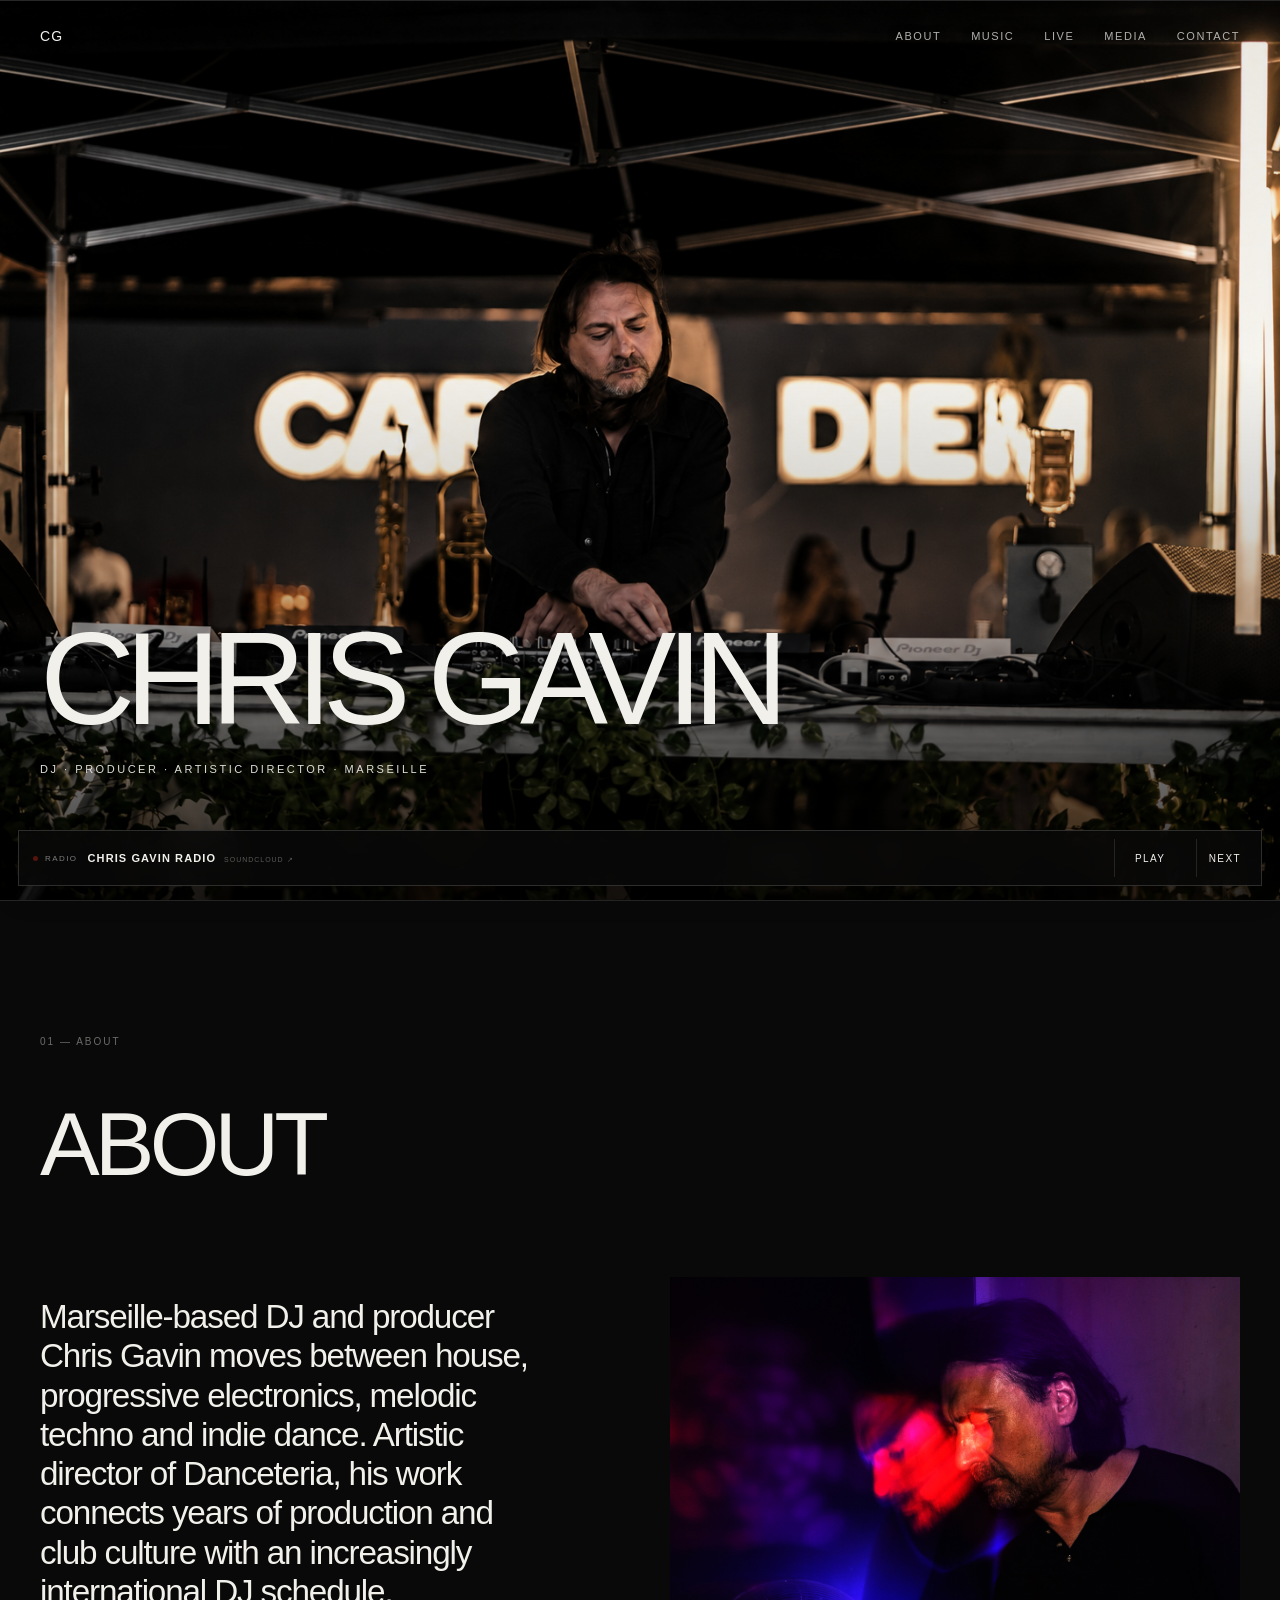
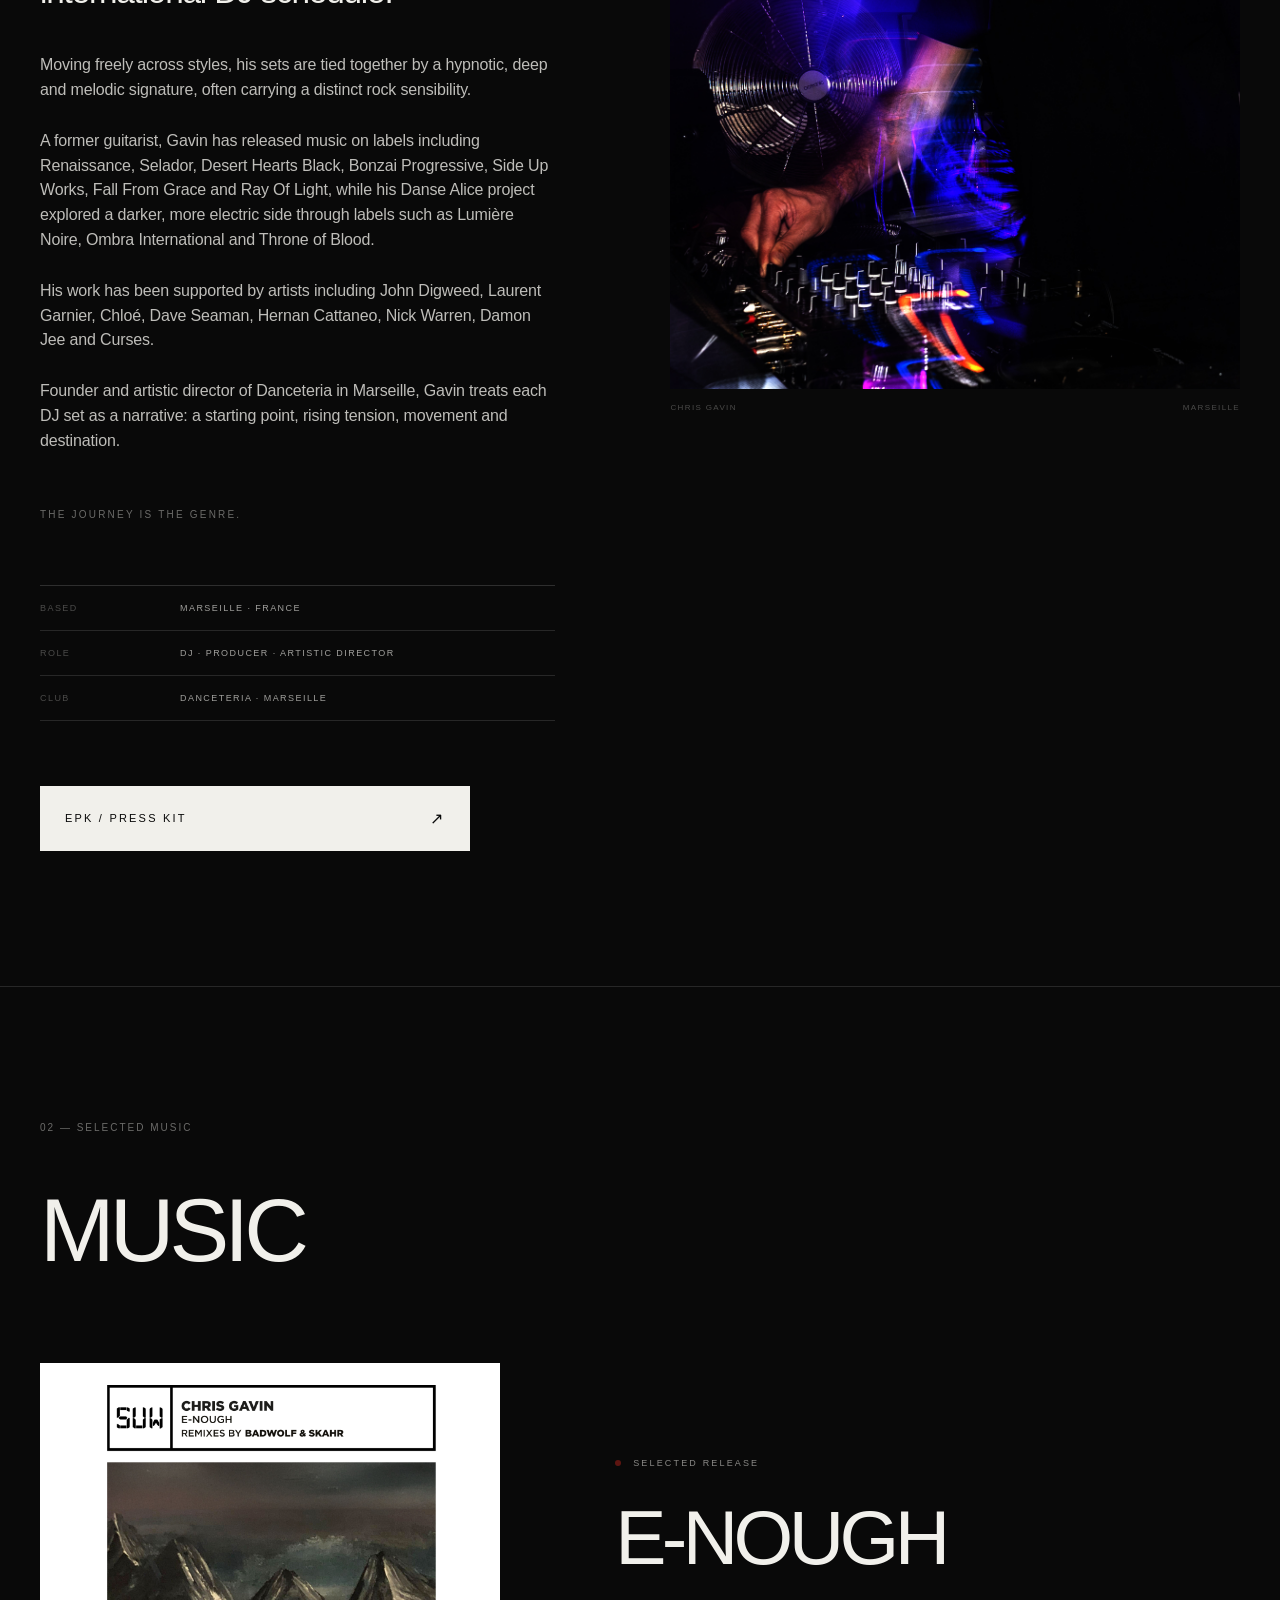
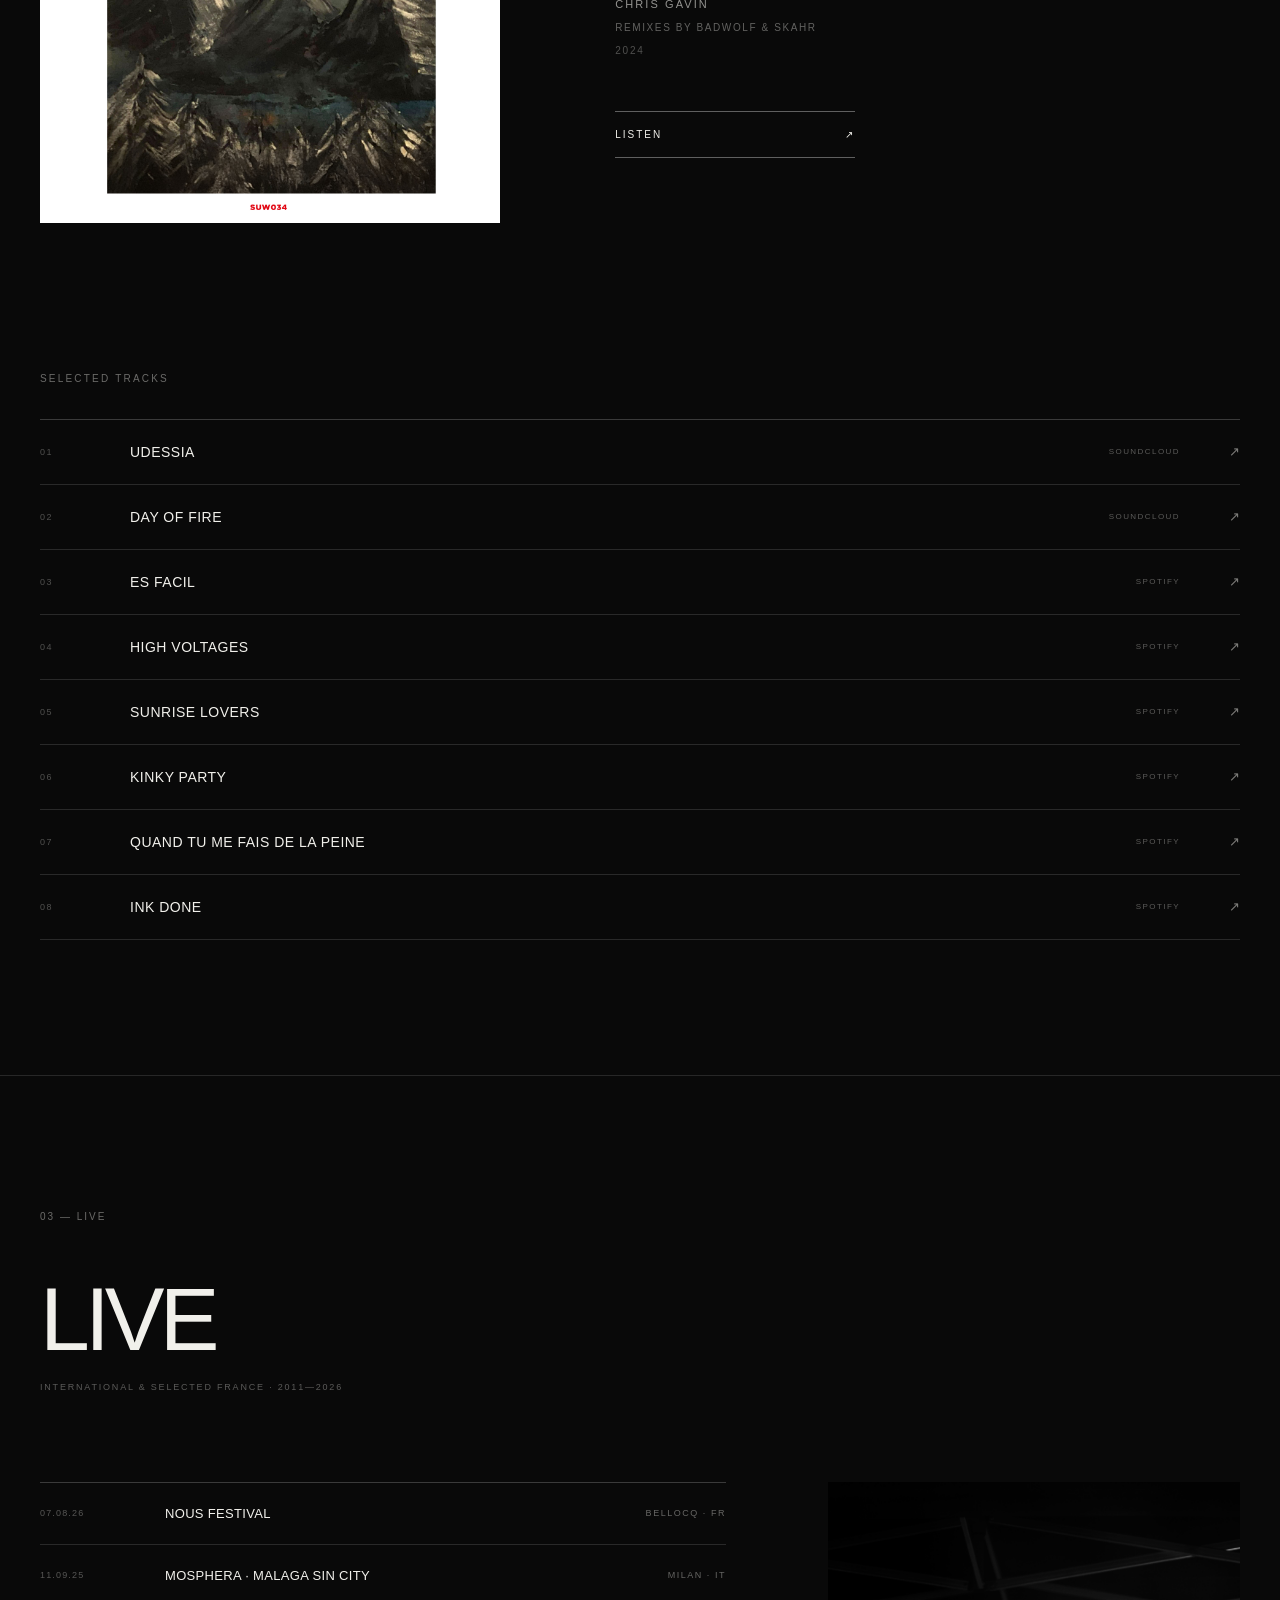
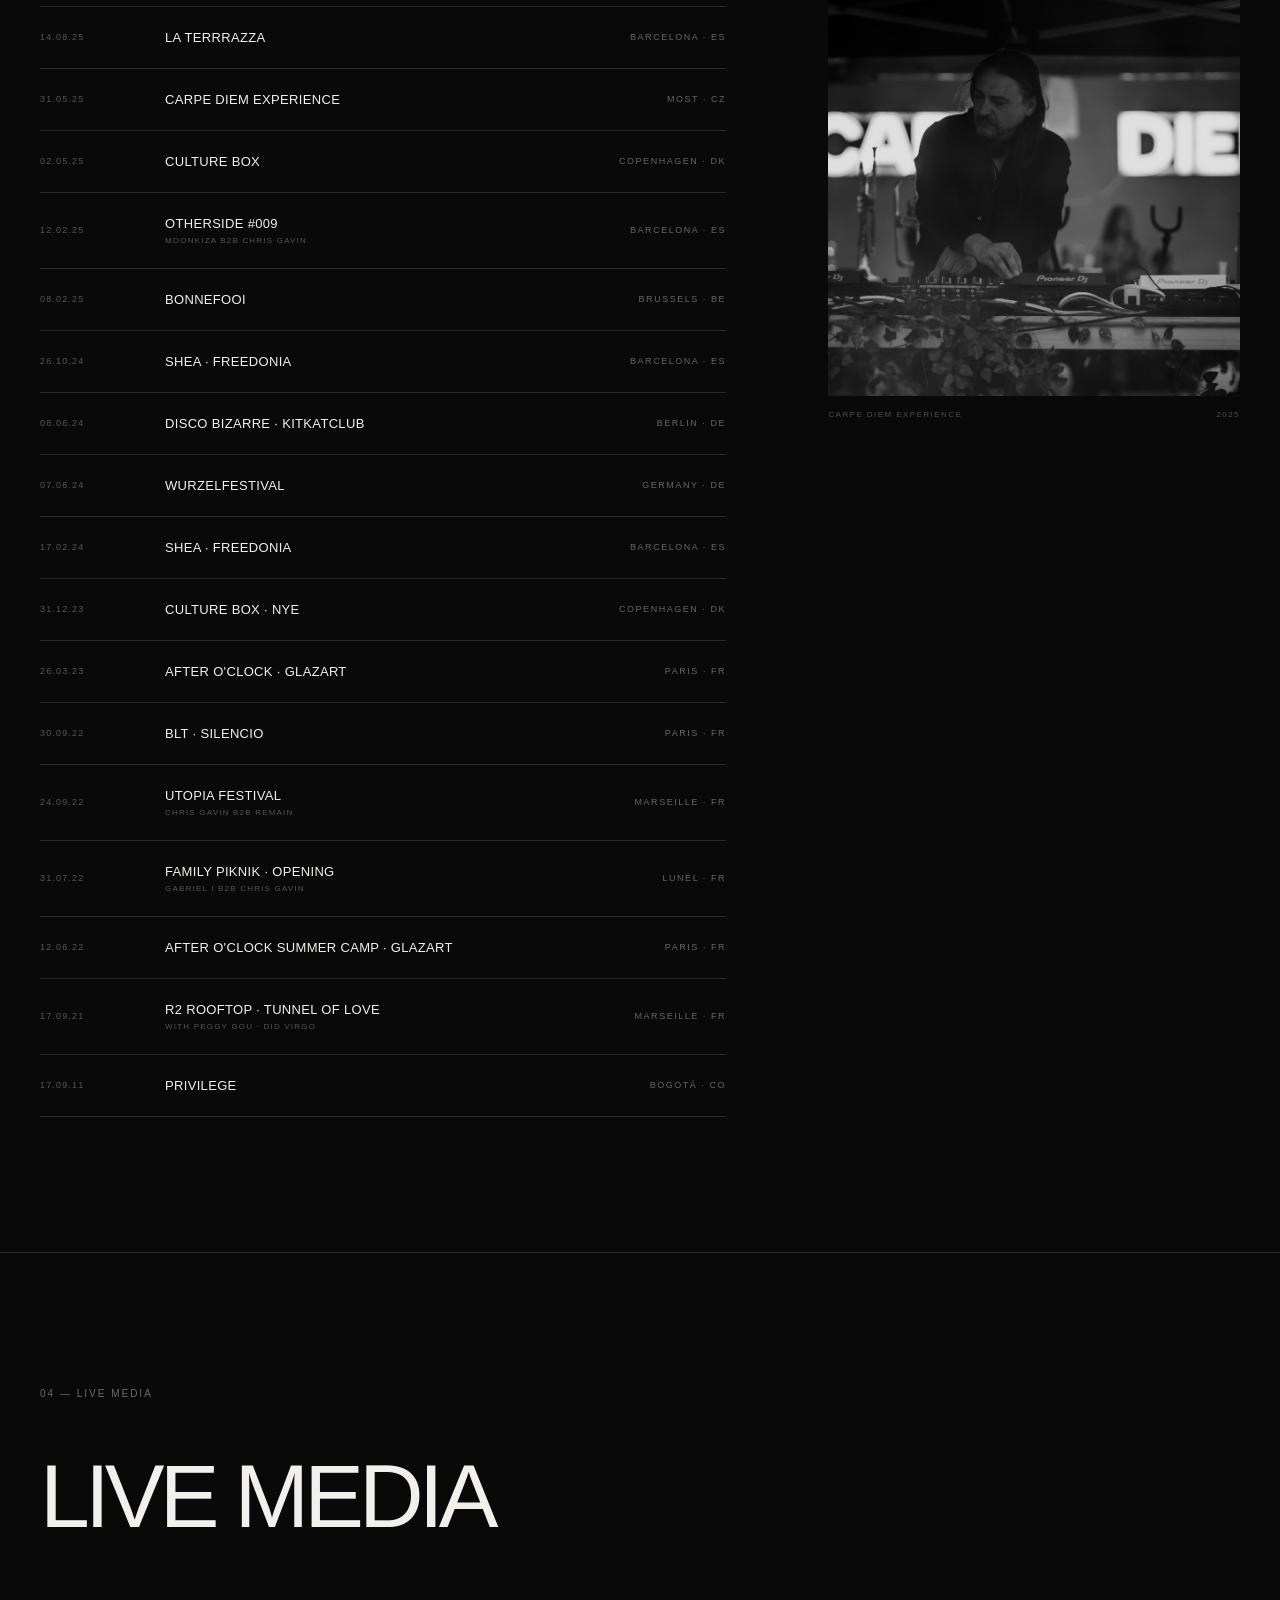
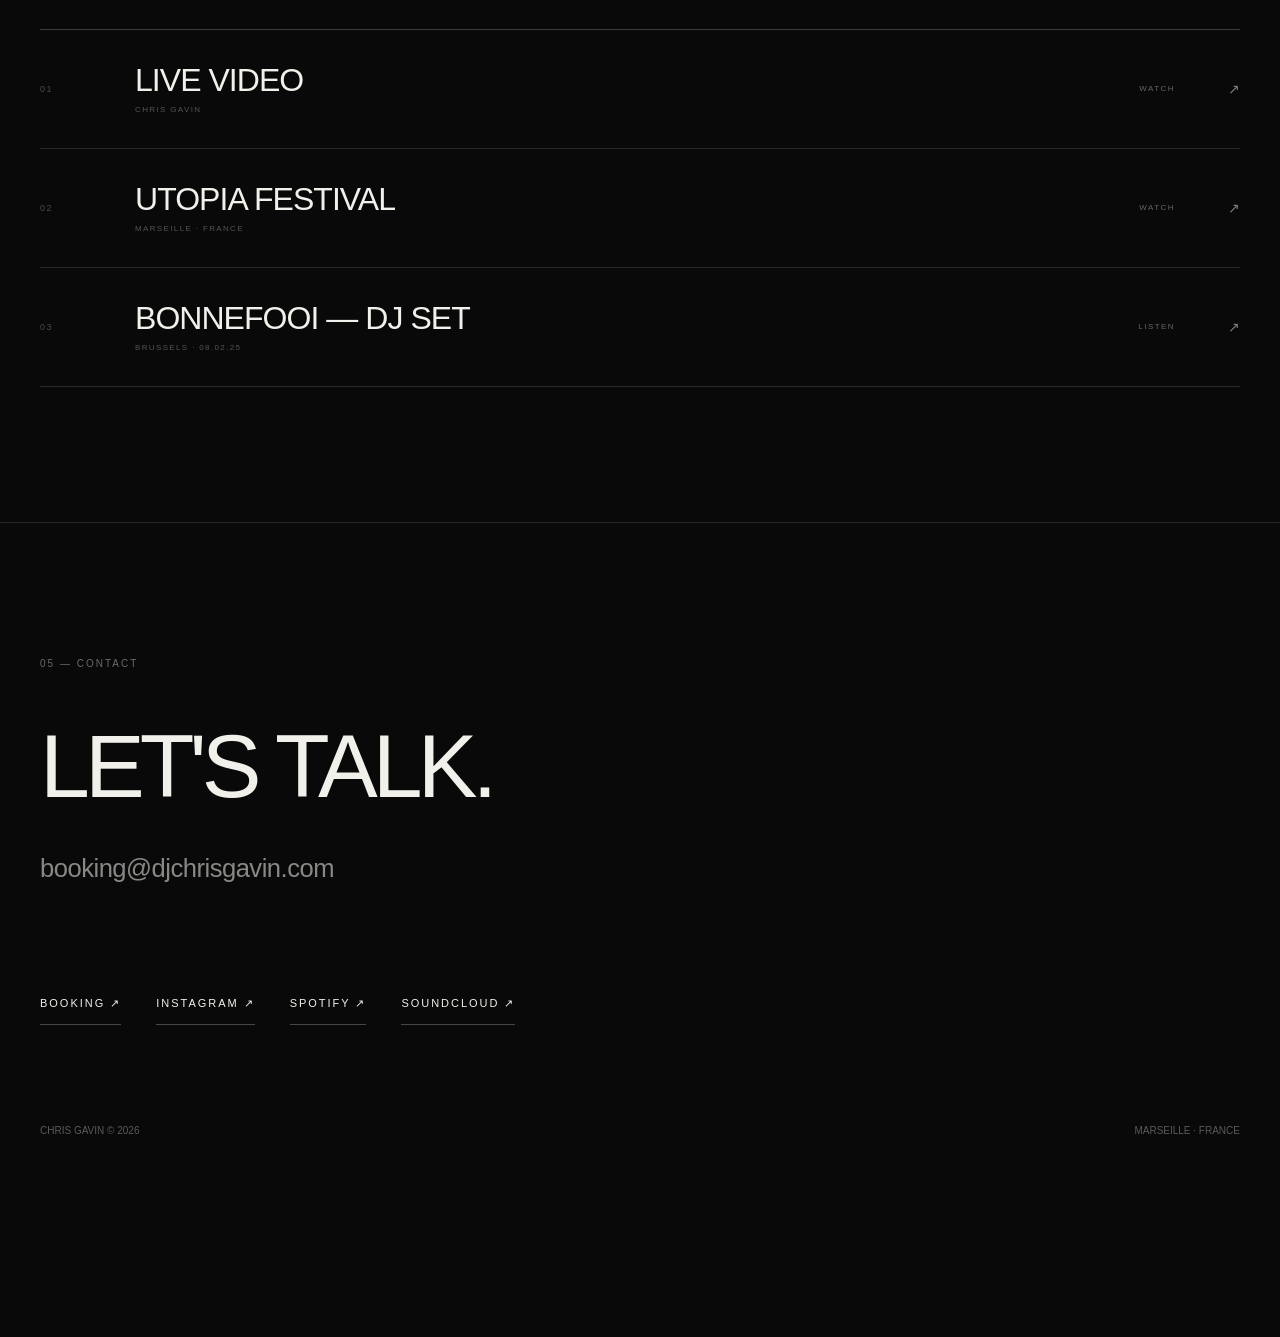
<file: index.html>
<!DOCTYPE html>
<html lang="en">
<head>
  <meta charset="UTF-8">
  <meta name="viewport" content="width=device-width, initial-scale=1.0">

  <title>Chris Gavin — DJ, Producer & Artistic Director</title>

  <meta
    name="description"
    content="Marseille-based DJ, producer and artistic director, moving between house, progressive electronics, melodic techno and indie dance."
  >

  <meta name="robots" content="index, follow">
  <meta name="author" content="Chris Gavin">
  <meta name="theme-color" content="#090909">

  <link rel="icon" href="favicon.svg" type="image/svg+xml">
  <link rel="preconnect" href="https://w.soundcloud.com" crossorigin>
  <link rel="dns-prefetch" href="//w.soundcloud.com">
  <link rel="preload" as="image" href="chris-gavin-hero.jpeg" fetchpriority="high">
  <link rel="stylesheet" href="radio.css">

  <link rel="canonical" href="https://djchrisgavin.com/">

  <!-- OPEN GRAPH -->
  <meta property="og:type" content="website">
  <meta property="og:title" content="Chris Gavin — DJ, Producer & Artistic Director">
  <meta
    property="og:description"
    content="Marseille-based DJ, producer and artistic director, moving between house, progressive electronics, melodic techno and indie dance."
  >
  <meta property="og:url" content="https://djchrisgavin.com/">
  <meta property="og:image" content="https://djchrisgavin.com/chris-gavin-hero.jpeg">
  <meta property="og:site_name" content="Chris Gavin">

  <!-- TWITTER -->
  <meta name="twitter:card" content="summary_large_image">
  <meta name="twitter:title" content="Chris Gavin — DJ, Producer & Artistic Director">
  <meta
    name="twitter:description"
    content="Marseille-based DJ, producer and artistic director, moving between house, progressive electronics, melodic techno and indie dance."
  >
  <meta name="twitter:image" content="https://djchrisgavin.com/chris-gavin-hero.jpeg">

  <!-- GOOGLE ANALYTICS 4 -->
  <script async src="https://www.googletagmanager.com/gtag/js?id=G-D0R5PZ360J"></script>
  <script>
    window.dataLayer = window.dataLayer || [];

    function gtag() {
      dataLayer.push(arguments);
    }

    gtag('js', new Date());
    gtag('config', 'G-D0R5PZ360J');
  </script>

  <!-- STRUCTURED DATA -->
  <script type="application/ld+json">
  {
    "@context": "https://schema.org",
    "@type": "Person",
    "@id": "https://djchrisgavin.com/#chrisgavin",
    "name": "Chris Gavin",
    "url": "https://djchrisgavin.com/",
    "image": "https://djchrisgavin.com/chris-gavin-hero.jpeg",
    "description": "Marseille-based DJ, producer and artistic director, moving between house, progressive electronics, melodic techno and indie dance.",
    "jobTitle": [
      "DJ",
      "Producer",
      "Artistic Director"
    ],
    "homeLocation": {
      "@type": "Place",
      "name": "Marseille, France"
    },
    "affiliation": {
      "@type": "Organization",
      "name": "Danceteria"
    },
    "sameAs": [
      "https://www.instagram.com/djchrisgavin/",
      "https://open.spotify.com/artist/0cxpVsCbSCmNmcxor8VX6I",
      "https://soundcloud.com/djchrisgavin"
    ],
    "knowsAbout": [
      "House music",
      "Progressive electronic music",
      "Melodic techno",
      "Indie dance",
      "Dark disco",
      "Electronic music"
    ]
  }
  </script>

  <style>
    * {
      box-sizing: border-box;
    }

    html {
      scroll-behavior: smooth;
    }

    body {
      margin: 0;
      background: #090909;
      color: #f1f0eb;
      font-family: Arial, Helvetica, sans-serif;
      font-weight: 400;
      overflow-x: hidden;
    }

    a {
      color: inherit;
      text-decoration: none;
    }

    img {
      display: block;
      width: 100%;
    }

    header {
      position: fixed;
      top: 0;
      left: 0;
      width: 100%;
      padding: 28px 40px;
      display: flex;
      justify-content: space-between;
      align-items: center;
      z-index: 100;
      color: #f1f0eb;
      text-shadow: 0 1px 12px rgba(0,0,0,.65);
    }

    .logo {
      font-size: 14px;
      letter-spacing: .08em;
    }

    nav {
      display: flex;
      gap: 30px;
      font-size: 11px;
      letter-spacing: .14em;
    }

    nav a {
      opacity: .72;
      transition: opacity .25s ease;
    }

    nav a:hover {
      opacity: 1;
    }

    .hero {
      min-height: 100vh;
      position: relative;
      display: flex;
      align-items: flex-end;
      overflow: hidden;
      padding: 40px;
      background-image:
        linear-gradient(
          to bottom,
          rgba(0,0,0,.08) 0%,
          rgba(0,0,0,.03) 40%,
          rgba(0,0,0,.25) 68%,
          rgba(0,0,0,.82) 100%
        ),
        url("chris-gavin-hero.jpeg");
      background-size: cover;
      background-position: center center;
      background-repeat: no-repeat;
    }

    .hero-content {
      position: relative;
      z-index: 2;
      width: 100%;
      padding-bottom: 85px;
    }

    h1 {
      margin: 0;
      max-width: 95%;
      font-size: clamp(64px, 10.3vw, 165px);
      font-weight: 400;
      letter-spacing: -.075em;
      line-height: .82;
    }

    .subtitle {
      margin-top: 30px;
      font-size: 11px;
      letter-spacing: .23em;
      opacity: .92;
    }

    .scroll {
      position: absolute;
      bottom: 28px;
      right: 40px;
      font-size: 8px;
      letter-spacing: .24em;
      opacity: .3;
    }

    section {
      padding: 135px 40px;
      border-top: 1px solid rgba(255,255,255,.12);
      scroll-margin-top: 90px;
    }

    .section-number {
      margin-bottom: 55px;
      font-size: 10px;
      letter-spacing: .2em;
      opacity: .42;
    }

    .section-title {
      margin: 0;
      font-size: clamp(48px, 7vw, 110px);
      font-weight: 400;
      letter-spacing: -.055em;
      line-height: .95;
    }

    .arrow-text {
      font-family: Arial, Helvetica, sans-serif;
      font-variant-emoji: text;
    }

    /* ABOUT */

    .about-layout {
      max-width: 1450px;
      margin-top: 90px;
      display: grid;
      grid-template-columns: minmax(420px,.95fr) minmax(420px,1.05fr);
      gap: clamp(70px,9vw,150px);
      align-items: start;
    }

    .about-copy {
      padding-top: 20px;
    }

    .about-body {
      max-width: 690px;
    }

    .about-body p {
      margin: 0 0 26px;
      font-size: clamp(15px,1.25vw,19px);
      line-height: 1.55;
      letter-spacing: -.01em;
      color: rgba(241,240,235,.78);
    }

    .about-intro {
      font-size: clamp(24px,2.6vw,38px) !important;
      line-height: 1.18 !important;
      letter-spacing: -.035em !important;
      color: #f1f0eb !important;
      margin-bottom: 42px !important;
    }

    .about-signature {
      margin-top: 55px;
      font-size: 10px;
      letter-spacing: .22em;
      opacity: .42;
    }

    .about-meta {
      margin-top: 65px;
      max-width: 560px;
      border-top: 1px solid rgba(255,255,255,.15);
    }

    .about-row {
      display: grid;
      grid-template-columns: 110px 1fr;
      gap: 30px;
      padding: 17px 0;
      border-bottom: 1px solid rgba(255,255,255,.12);
      font-size: 9px;
      letter-spacing: .16em;
    }

    .about-key {
      opacity: .28;
    }

    .about-value {
      opacity: .65;
    }

    .about-photo {
      width: 100%;
      max-width: 580px;
      margin-left: auto;
      overflow: hidden;
      background: #111;
    }

    .about-photo img {
      width: 100%;
      aspect-ratio: 4/5;
      object-fit: cover;
      object-position: center center;
      transition: transform .9s cubic-bezier(.2,.7,.2,1);
    }

    .about-photo:hover img {
      transform: scale(1.012);
    }

    .about-photo-caption {
      width: 100%;
      max-width: 580px;
      margin: 14px 0 0 auto;
      display: flex;
      justify-content: space-between;
      gap: 20px;
      font-size: 8px;
      letter-spacing: .17em;
      opacity: .28;
    }

    /* EPK — MORE VISIBLE */

    .epk-link {
      display: flex;
      justify-content: space-between;
      align-items: center;
      width: 100%;
      max-width: 430px;
      margin-top: 65px;
      padding: 22px 24px;
      background: #f1f0eb;
      color: #090909;
      border: 1px solid #f1f0eb;
      font-size: 11px;
      font-weight: 500;
      letter-spacing: .2em;
      transition:
        background .3s ease,
        color .3s ease,
        border-color .3s ease,
        transform .3s ease;
    }

    .epk-link:hover {
      background: #a42018;
      border-color: #a42018;
      color: #f1f0eb;
      transform: translateY(-2px);
    }

    .epk-link .arrow-text {
      font-size: 16px;
    }

    /* MUSIC */

    .music-release {
      max-width: 1250px;
      margin-top: 90px;
      display: grid;
      grid-template-columns: minmax(280px,460px) minmax(320px,520px);
      gap: clamp(70px,9vw,150px);
      align-items: start;
    }

    .cover-wrap {
      width: 100%;
      max-width: 460px;
      overflow: hidden;
      background: #111;
    }

    .cover-wrap img {
      width: 100%;
      height: auto;
      transition: transform .8s cubic-bezier(.2,.7,.2,1);
    }

    .cover-wrap:hover img {
      transform: scale(1.012);
    }

    .release-meta {
      max-width: 520px;
      padding-top: 95px;
    }

    .release-label {
      display: flex;
      align-items: center;
      gap: 12px;
      margin-bottom: 36px;
      font-size: 9px;
      letter-spacing: .24em;
      opacity: .55;
    }

    .release-dot {
      width: 6px;
      height: 6px;
      border-radius: 50%;
      background: #a42018;
    }

    .release-meta h3 {
      margin: 0;
      font-size: clamp(52px,6vw,92px);
      font-weight: 400;
      letter-spacing: -.06em;
      line-height: .86;
    }

    .release-artist {
      margin-top: 28px;
      font-size: 11px;
      letter-spacing: .19em;
      opacity: .6;
    }

    .release-remix {
      margin-top: 12px;
      font-size: 10px;
      letter-spacing: .16em;
      opacity: .38;
    }

    .release-year {
      margin-top: 12px;
      font-size: 10px;
      letter-spacing: .18em;
      opacity: .3;
    }

    .listen {
      width: 240px;
      margin-top: 55px;
      padding: 17px 0;
      display: flex;
      justify-content: space-between;
      align-items: center;
      border-top: 1px solid rgba(255,255,255,.35);
      border-bottom: 1px solid rgba(255,255,255,.35);
      font-size: 10px;
      letter-spacing: .2em;
      transition: opacity .25s ease;
    }

    .listen:hover {
      opacity: .55;
    }

    .selected-tracks-block {
      max-width: 1250px;
      margin-top: 150px;
    }

    .selected-tracks-heading {
      margin-bottom: 35px;
      font-size: 10px;
      letter-spacing: .22em;
      opacity: .42;
    }

    .tracks {
      border-top: 1px solid rgba(255,255,255,.2);
    }

    .track {
      display: grid;
      grid-template-columns: 65px minmax(0,1fr) 130px 35px;
      gap: 25px;
      align-items: center;
      padding: 24px 0;
      border-bottom: 1px solid rgba(255,255,255,.13);
      transition: opacity .25s ease;
    }

    .track:hover {
      opacity: .55;
    }

    .track-number {
      font-size: 9px;
      letter-spacing: .16em;
      opacity: .3;
    }

    .track-title {
      font-size: 14px;
      letter-spacing: .035em;
    }

    .track-platform {
      text-align: right;
      font-size: 8px;
      letter-spacing: .18em;
      opacity: .35;
    }

    .track-arrow {
      text-align: right;
      font-size: 13px;
      opacity: .5;
    }

    /* LIVE */

    .live-intro {
      margin-top: 20px;
      font-size: 9px;
      letter-spacing: .2em;
      opacity: .35;
    }

    .live-layout {
      max-width: 1500px;
      margin-top: 90px;
      display: grid;
      grid-template-columns: minmax(550px,1.25fr) minmax(300px,.75fr);
      gap: clamp(60px,8vw,140px);
      align-items: start;
    }

    .shows {
      border-top: 1px solid rgba(255,255,255,.2);
    }

    .show {
      display: grid;
      grid-template-columns: 100px minmax(220px,1fr) 190px;
      gap: 25px;
      align-items: center;
      padding: 23px 0;
      border-bottom: 1px solid rgba(255,255,255,.13);
      transition: opacity .25s ease;
    }

    .show:hover {
      opacity: .55;
    }

    .show-date {
      font-size: 9px;
      letter-spacing: .13em;
      opacity: .33;
    }

    .show-venue {
      font-size: 13px;
      letter-spacing: .025em;
    }

    .show-detail {
      margin-top: 5px;
      font-size: 8px;
      letter-spacing: .15em;
      opacity: .32;
    }

    .show-location {
      font-size: 9px;
      letter-spacing: .17em;
      opacity: .4;
      text-align: right;
    }

    .live-visual {
      position: sticky;
      top: 110px;
    }

    .live-image {
      width: 100%;
      overflow: hidden;
      background: #111;
    }

    .live-image img {
      width: 100%;
      aspect-ratio: 4/5;
      object-fit: cover;
      object-position: center center;
      filter: brightness(.88);
      transition:
        transform .9s cubic-bezier(.2,.7,.2,1),
        filter .4s ease;
    }

    .live-image:hover img {
      transform: scale(1.012);
      filter: brightness(1);
    }

    .live-caption {
      margin-top: 14px;
      display: flex;
      justify-content: space-between;
      gap: 20px;
      font-size: 8px;
      letter-spacing: .18em;
      opacity: .3;
    }

    /* LIVE MEDIA */

    .media-list {
      max-width: 1250px;
      margin-top: 90px;
      border-top: 1px solid rgba(255,255,255,.2);
    }

    .media-item {
      display: grid;
      grid-template-columns: 70px minmax(0,1fr) 120px 40px;
      gap: 25px;
      align-items: center;
      padding: 34px 0;
      border-bottom: 1px solid rgba(255,255,255,.13);
      transition: opacity .25s ease;
    }

    .media-item:hover {
      opacity: .55;
    }

    .media-number {
      font-size: 9px;
      letter-spacing: .16em;
      opacity: .28;
    }

    .media-title {
      font-size: clamp(22px,2.5vw,38px);
      letter-spacing: -.03em;
      line-height: 1;
    }

    .media-sub {
      margin-top: 9px;
      font-size: 8px;
      letter-spacing: .17em;
      opacity: .32;
    }

    .media-action {
      text-align: right;
      font-size: 8px;
      letter-spacing: .18em;
      opacity: .4;
    }

    .media-arrow {
      text-align: right;
      font-size: 14px;
      opacity: .5;
    }

    /* CONTACT */

    .contact {
      min-height: 80vh;
      display: flex;
      flex-direction: column;
      justify-content: space-between;
    }

    .contact-links {
      margin-top: 100px;
      display: flex;
      gap: 35px;
      flex-wrap: wrap;
    }

    .contact-link {
      padding: 14px 0;
      font-size: 11px;
      letter-spacing: .18em;
      border-bottom: 1px solid rgba(255,255,255,.25);
      transition:
        opacity .25s ease,
        border-color .25s ease;
    }

    .contact-link:hover {
      opacity: .55;
      border-color: rgba(255,255,255,.6);
    }

    .booking-email {
      display: inline-block;
      margin-top: 45px;
      font-size: clamp(18px,2vw,28px);
      letter-spacing: -.02em;
      opacity: .55;
      transition: opacity .25s ease;
    }

    .booking-email:hover {
      opacity: 1;
    }

    footer {
      padding-top: 100px;
      display: flex;
      justify-content: space-between;
      font-size: 10px;
      opacity: .35;
    }

    @media (max-width: 1050px) {

      .about-layout {
        grid-template-columns: 1fr .8fr;
        gap: 55px;
      }

      .music-release {
        grid-template-columns: minmax(260px,420px) minmax(260px,1fr);
        gap: 50px;
      }

      .cover-wrap {
        max-width: 420px;
      }

      .release-meta {
        padding-top: 40px;
      }

      .live-layout {
        grid-template-columns: 1fr .65fr;
        gap: 50px;
      }

      .show {
        grid-template-columns: 85px 1fr;
      }

      .show-location {
        grid-column: 2;
        text-align: left;
        margin-top: -12px;
      }
    }

    @media (max-width: 700px) {

      header {
        padding: 22px 16px;
      }

      .logo {
        flex-shrink: 0;
        font-size: 12px;
      }

      nav {
        display: flex;
        gap: 7px;
        margin-left: 12px;
        font-size: 7px;
        letter-spacing: .06em;
        flex-wrap: nowrap;
        white-space: nowrap;
      }

      nav a {
        display: block;
        white-space: nowrap;
      }

      section {
        padding: 100px 20px;
        scroll-margin-top: 78px;
      }

      .hero {
        padding: 20px;
        background-position: 58% center;
      }

      .hero-content {
        padding-bottom: 90px;
      }

      h1 {
        max-width: 100%;
        font-size: 17.5vw;
        line-height: .84;
      }

      .subtitle {
        max-width: 330px;
        font-size: 9px;
        letter-spacing: .16em;
        line-height: 1.65;
      }

      .scroll {
        right: 20px;
        bottom: 20px;
      }

      #about {
        padding-top: 145px;
      }

      .about-layout {
        grid-template-columns: 1fr;
        gap: 65px;
        margin-top: 60px;
      }

      .about-copy {
        padding-top: 0;
      }

      .about-intro {
        font-size: 7.8vw !important;
        line-height: 1.08 !important;
        margin-bottom: 34px !important;
      }

      .about-body p {
        font-size: 15px;
        line-height: 1.55;
      }

      .about-meta {
        margin-top: 50px;
      }

      .about-row {
        grid-template-columns: 80px minmax(0,1fr);
        gap: 20px;
      }

      .about-value {
        line-height: 1.5;
      }

      .about-photo {
        width: 86%;
        margin-left: auto;
      }

      .about-photo-caption {
        width: 86%;
      }

      .epk-link {
        width: 100%;
        max-width: none;
        padding: 21px 20px;
      }

      .music-release {
        grid-template-columns: 1fr;
        gap: 45px;
        margin-top: 60px;
      }

      .cover-wrap {
        max-width: 82%;
      }

      .release-meta {
        max-width: none;
        padding-top: 0;
      }

      .release-meta h3 {
        font-size: 16vw;
      }

      .listen {
        width: 100%;
      }

      .selected-tracks-block {
        margin-top: 110px;
      }

      .track {
        grid-template-columns: 38px minmax(0,1fr) 22px;
        gap: 12px;
        padding: 21px 0;
      }

      .track-platform {
        display: none;
      }

      .track-title {
        font-size: 12px;
        line-height: 1.35;
      }

      .track-arrow {
        font-size: 12px;
      }

      .live-layout {
        grid-template-columns: 1fr;
        gap: 60px;
        margin-top: 60px;
      }

      .show {
        grid-template-columns: 75px minmax(0,1fr);
        gap: 14px;
        padding: 21px 0;
      }

      .show-venue {
        line-height: 1.25;
      }

      .show-location {
        grid-column: 2;
        text-align: left;
        margin-top: -8px;
      }

      .live-visual {
        position: static;
      }

      .live-image {
        width: 86%;
        margin-left: auto;
      }

      .media-list {
        margin-top: 60px;
      }

      .media-item {
        grid-template-columns: 38px minmax(0,1fr) 22px;
        gap: 12px;
        padding: 28px 0;
      }

      .media-title {
        font-size: 21px;
        line-height: 1.05;
      }

      .media-action {
        display: none;
      }

      .media-arrow {
        font-size: 12px;
      }

      .contact-links {
        flex-direction: column;
        gap: 10px;
        margin-top: 70px;
      }

      .contact-link {
        width: 100%;
        display: flex;
        justify-content: space-between;
        align-items: center;
        padding: 18px 0;
      }

      .booking-email {
        max-width: 100%;
        font-size: 17px;
        overflow-wrap: anywhere;
      }

      footer {
        gap: 20px;
        flex-direction: column;
      }
    }
  </style>
</head>

<body>

<header>
  <a href="#top" class="logo">CG</a>

  <nav>
    <a href="#about">ABOUT</a>
    <a href="#music">MUSIC</a>
    <a href="#live">LIVE</a>
    <a href="#media">MEDIA</a>
    <a href="#contact">CONTACT</a>
  </nav>
</header>

<main id="top">

  <!-- HERO -->

  <section class="hero">

    <div class="hero-content">
      <h1>CHRIS GAVIN</h1>

      <div class="subtitle">
        DJ · PRODUCER · ARTISTIC DIRECTOR · MARSEILLE
      </div>
    </div>

    <div class="scroll">
      SCROLL ↓
    </div>

  </section>

  <!-- ABOUT -->

  <section id="about">

    <div class="section-number">
      01 — ABOUT
    </div>

    <h2 class="section-title">
      ABOUT
    </h2>

    <div class="about-layout">

      <div class="about-copy">

        <div class="about-body">

          <p class="about-intro">
            Marseille-based DJ and producer Chris Gavin moves between house, progressive electronics, melodic techno and indie dance. Artistic director of Danceteria, his work connects years of production and club culture with an increasingly international DJ schedule.
          </p>

          <p>
            Moving freely across styles, his sets are tied together by a hypnotic, deep and melodic signature, often carrying a distinct rock sensibility.
          </p>

          <p>
            A former guitarist, Gavin has released music on labels including Renaissance, Selador, Desert Hearts Black, Bonzai Progressive, Side Up Works, Fall From Grace and Ray Of Light, while his Danse Alice project explored a darker, more electric side through labels such as Lumière Noire, Ombra International and Throne of Blood.
          </p>

          <p>
            His work has been supported by artists including John Digweed, Laurent Garnier, Chloé, Dave Seaman, Hernan Cattaneo, Nick Warren, Damon Jee and Curses.
          </p>

          <p>
            Founder and artistic director of Danceteria in Marseille, Gavin treats each DJ set as a narrative: a starting point, rising tension, movement and destination.
          </p>

        </div>

        <div class="about-signature">
          THE JOURNEY IS THE GENRE.
        </div>

        <div class="about-meta">

          <div class="about-row">
            <div class="about-key">BASED</div>
            <div class="about-value">MARSEILLE · FRANCE</div>
          </div>

          <div class="about-row">
            <div class="about-key">ROLE</div>
            <div class="about-value">
              DJ · PRODUCER · ARTISTIC DIRECTOR
            </div>
          </div>

          <div class="about-row">
            <div class="about-key">CLUB</div>
            <div class="about-value">
              DANCETERIA · MARSEILLE
            </div>
          </div>

        </div>

        <a
          class="epk-link"
          href="epk.html"
          data-ga-event="click_epk"
          data-ga-label="EPK / PRESS"
        >
          <span>EPK / PRESS KIT</span>
          <span class="arrow-text">↗︎</span>
        </a>

      </div>

      <div>

        <div class="about-photo">
          <img loading="lazy" decoding="async"
            src="Chris gavin 2023.jpg"
            alt="Chris Gavin"
          >
        </div>

        <div class="about-photo-caption">
          <span>CHRIS GAVIN</span>
          <span>MARSEILLE</span>
        </div>

      </div>

    </div>

  </section>

  <!-- MUSIC -->

  <section id="music">

    <div class="section-number">
      02 — SELECTED MUSIC
    </div>

    <h2 class="section-title">
      MUSIC
    </h2>

    <div class="music-release">

      <div class="cover-wrap">
        <img loading="lazy" decoding="async"
          src="enough-ep.jpg"
          alt="Chris Gavin — E-Nough EP"
        >
      </div>

      <div class="release-meta">

        <div class="release-label">
          <span class="release-dot"></span>
          SELECTED RELEASE
        </div>

        <h3>E-NOUGH</h3>

        <div class="release-artist">
          CHRIS GAVIN
        </div>

        <div class="release-remix">
          REMIXES BY BADWOLF & SKAHR
        </div>

        <div class="release-year">
          2024
        </div>

        <a
          class="listen"
          href="https://open.spotify.com/intl-fr/track/2CYDN3BdzhKFLJEn47KGAo?si=25eb095d53c045dd"
          target="_blank"
          rel="noopener noreferrer"
          data-ga-event="click_release"
          data-ga-label="E-Nough"
          data-ga-platform="Spotify"
        >
          <span>LISTEN</span>
          <span class="arrow-text">↗︎</span>
        </a>

      </div>

    </div>

    <div class="selected-tracks-block">

      <div class="selected-tracks-heading">
        SELECTED TRACKS
      </div>

      <div class="tracks">

        <a
          class="track"
          href="https://soundcloud.com/djchrisgavin/chris-gavin-udessia-original"
          target="_blank"
          rel="noopener noreferrer"
          data-ga-event="click_track"
          data-ga-label="Udessia"
          data-ga-platform="SoundCloud"
        >
          <div class="track-number">01</div>
          <div class="track-title">UDESSIA</div>
          <div class="track-platform">SOUNDCLOUD</div>
          <div class="track-arrow arrow-text">↗︎</div>
        </a>

        <a
          class="track"
          href="https://soundcloud.com/djchrisgavin/dayoffire?si=e92cf65088554305a14afa9d4dfeb20b&utm_source=clipboard&utm_medium=text&utm_campaign=social_sharing"
          target="_blank"
          rel="noopener noreferrer"
          data-ga-event="click_track"
          data-ga-label="Day Of Fire"
          data-ga-platform="SoundCloud"
        >
          <div class="track-number">02</div>
          <div class="track-title">DAY OF FIRE</div>
          <div class="track-platform">SOUNDCLOUD</div>
          <div class="track-arrow arrow-text">↗︎</div>
        </a>

        <a
          class="track"
          href="https://open.spotify.com/intl-fr/track/5GMh7gioko5ZeMpFGPj8LC?si=eeb8abee64e446eb"
          target="_blank"
          rel="noopener noreferrer"
          data-ga-event="click_track"
          data-ga-label="Es Facil"
          data-ga-platform="Spotify"
        >
          <div class="track-number">03</div>
          <div class="track-title">ES FACIL</div>
          <div class="track-platform">SPOTIFY</div>
          <div class="track-arrow arrow-text">↗︎</div>
        </a>

        <a
          class="track"
          href="https://open.spotify.com/intl-fr/track/0eKaj2S6ApGsW7QuAsXvFF?si=0c3a980ae1e24dc5"
          target="_blank"
          rel="noopener noreferrer"
          data-ga-event="click_track"
          data-ga-label="High Voltages"
          data-ga-platform="Spotify"
        >
          <div class="track-number">04</div>
          <div class="track-title">HIGH VOLTAGES</div>
          <div class="track-platform">SPOTIFY</div>
          <div class="track-arrow arrow-text">↗︎</div>
        </a>

        <a
          class="track"
          href="https://open.spotify.com/intl-fr/track/0CNeoxIgv9hjBTZuR8TsYO?si=a04f5b55166742b8"
          target="_blank"
          rel="noopener noreferrer"
          data-ga-event="click_track"
          data-ga-label="Sunrise Lovers"
          data-ga-platform="Spotify"
        >
          <div class="track-number">05</div>
          <div class="track-title">SUNRISE LOVERS</div>
          <div class="track-platform">SPOTIFY</div>
          <div class="track-arrow arrow-text">↗︎</div>
        </a>

        <a
          class="track"
          href="https://open.spotify.com/intl-fr/track/4DYNnLSjafhJrpN18PKPs2?si=be215edb93c7441a"
          target="_blank"
          rel="noopener noreferrer"
          data-ga-event="click_track"
          data-ga-label="Kinky Party"
          data-ga-platform="Spotify"
        >
          <div class="track-number">06</div>
          <div class="track-title">KINKY PARTY</div>
          <div class="track-platform">SPOTIFY</div>
          <div class="track-arrow arrow-text">↗︎</div>
        </a>

        <a
          class="track"
          href="https://open.spotify.com/intl-fr/track/0EsTapKVndzDqYhDXyPYoA?si=9584e2ce0d3340e1"
          target="_blank"
          rel="noopener noreferrer"
          data-ga-event="click_track"
          data-ga-label="Quand tu me fais de la peine"
          data-ga-platform="Spotify"
        >
          <div class="track-number">07</div>
          <div class="track-title">QUAND TU ME FAIS DE LA PEINE</div>
          <div class="track-platform">SPOTIFY</div>
          <div class="track-arrow arrow-text">↗︎</div>
        </a>

        <a
          class="track"
          href="https://open.spotify.com/intl-fr/track/5lvkK4pEqDv1petOLUmaMe?si=cecf64be0cbb41da"
          target="_blank"
          rel="noopener noreferrer"
          data-ga-event="click_track"
          data-ga-label="Ink Done"
          data-ga-platform="Spotify"
        >
          <div class="track-number">08</div>
          <div class="track-title">INK DONE</div>
          <div class="track-platform">SPOTIFY</div>
          <div class="track-arrow arrow-text">↗︎</div>
        </a>

      </div>

    </div>

  </section>

  <!-- LIVE -->

  <section id="live">

    <div class="section-number">
      03 — LIVE
    </div>

    <h2 class="section-title">
      LIVE
    </h2>

    <div class="live-intro">
      INTERNATIONAL & SELECTED FRANCE · 2011—2026
    </div>

    <div class="live-layout">

      <div class="shows">

        <div class="show">
          <div class="show-date">07.08.26</div>
          <div class="show-venue">NOUS FESTIVAL</div>
          <div class="show-location">BELLOCQ · FR</div>
        </div>

        <div class="show">
          <div class="show-date">11.09.25</div>
          <div class="show-venue">MOSPHERA · MALAGA SIN CITY</div>
          <div class="show-location">MILAN · IT</div>
        </div>

        <div class="show">
          <div class="show-date">14.08.25</div>
          <div class="show-venue">LA TERRRAZZA</div>
          <div class="show-location">BARCELONA · ES</div>
        </div>

        <div class="show">
          <div class="show-date">31.05.25</div>
          <div class="show-venue">CARPE DIEM EXPERIENCE</div>
          <div class="show-location">MOST · CZ</div>
        </div>

        <div class="show">
          <div class="show-date">02.05.25</div>
          <div class="show-venue">CULTURE BOX</div>
          <div class="show-location">COPENHAGEN · DK</div>
        </div>

        <div class="show">
          <div class="show-date">12.02.25</div>
          <div class="show-venue">
            OTHERSIDE #009
            <div class="show-detail">MOONKIZA B2B CHRIS GAVIN</div>
          </div>
          <div class="show-location">BARCELONA · ES</div>
        </div>

        <div class="show">
          <div class="show-date">08.02.25</div>
          <div class="show-venue">BONNEFOOI</div>
          <div class="show-location">BRUSSELS · BE</div>
        </div>

        <div class="show">
          <div class="show-date">26.10.24</div>
          <div class="show-venue">SHEA · FREEDONIA</div>
          <div class="show-location">BARCELONA · ES</div>
        </div>

        <div class="show">
          <div class="show-date">08.06.24</div>
          <div class="show-venue">DISCO BIZARRE · KITKATCLUB</div>
          <div class="show-location">BERLIN · DE</div>
        </div>

        <div class="show">
          <div class="show-date">07.06.24</div>
          <div class="show-venue">WURZELFESTIVAL</div>
          <div class="show-location">GERMANY · DE</div>
        </div>

        <div class="show">
          <div class="show-date">17.02.24</div>
          <div class="show-venue">SHEA · FREEDONIA</div>
          <div class="show-location">BARCELONA · ES</div>
        </div>

        <div class="show">
          <div class="show-date">31.12.23</div>
          <div class="show-venue">CULTURE BOX · NYE</div>
          <div class="show-location">COPENHAGEN · DK</div>
        </div>

        <div class="show">
          <div class="show-date">26.03.23</div>
          <div class="show-venue">AFTER O'CLOCK · GLAZART</div>
          <div class="show-location">PARIS · FR</div>
        </div>

        <div class="show">
          <div class="show-date">30.09.22</div>
          <div class="show-venue">BLT · SILENCIO</div>
          <div class="show-location">PARIS · FR</div>
        </div>

        <div class="show">
          <div class="show-date">24.09.22</div>
          <div class="show-venue">
            UTOPIA FESTIVAL
            <div class="show-detail">CHRIS GAVIN B2B REMAIN</div>
          </div>
          <div class="show-location">MARSEILLE · FR</div>
        </div>

        <div class="show">
          <div class="show-date">31.07.22</div>
          <div class="show-venue">
            FAMILY PIKNIK · OPENING
            <div class="show-detail">GABRIEL I B2B CHRIS GAVIN</div>
          </div>
          <div class="show-location">LUNEL · FR</div>
        </div>

        <div class="show">
          <div class="show-date">12.06.22</div>
          <div class="show-venue">AFTER O'CLOCK SUMMER CAMP · GLAZART</div>
          <div class="show-location">PARIS · FR</div>
        </div>

        <div class="show">
          <div class="show-date">17.09.21</div>
          <div class="show-venue">
            R2 ROOFTOP · TUNNEL OF LOVE
            <div class="show-detail">WITH PEGGY GOU · DID VIRGO</div>
          </div>
          <div class="show-location">MARSEILLE · FR</div>
        </div>

        <div class="show">
          <div class="show-date">17.09.11</div>
          <div class="show-venue">PRIVILEGE</div>
          <div class="show-location">BOGOTÁ · CO</div>
        </div>

      </div>

      <div class="live-visual">

        <div class="live-image">
          <img loading="lazy" decoding="async"
            src="Chris-Gavin_Live-CarpeDiem-2025_KarelRichtr_01.jpg"
            alt="Chris Gavin live at Carpe Diem Experience"
          >
        </div>

        <div class="live-caption">
          <span>CARPE DIEM EXPERIENCE</span>
          <span>2025</span>
        </div>

      </div>

    </div>

  </section>

  <!-- LIVE MEDIA -->

  <section id="media">

    <div class="section-number">
      04 — LIVE MEDIA
    </div>

    <h2 class="section-title">
      LIVE MEDIA
    </h2>

    <div class="media-list">

      <a
        class="media-item"
        href="https://youtu.be/MayvWhDFhiI?si=GNkRbTCGJ3W9ErWk"
        target="_blank"
        rel="noopener noreferrer"
        data-ga-event="click_media"
        data-ga-label="Live Video"
        data-ga-platform="YouTube"
      >
        <div class="media-number">01</div>

        <div>
          <div class="media-title">LIVE VIDEO</div>
          <div class="media-sub">CHRIS GAVIN</div>
        </div>

        <div class="media-action">WATCH</div>
        <div class="media-arrow arrow-text">↗︎</div>
      </a>

      <a
        class="media-item"
        href="https://www.youtube.com/live/cf-j2NYj2dk?si=RQ8O2MfVYX0Y5NLo"
        target="_blank"
        rel="noopener noreferrer"
        data-ga-event="click_media"
        data-ga-label="Utopia Festival"
        data-ga-platform="YouTube"
      >
        <div class="media-number">02</div>

        <div>
          <div class="media-title">UTOPIA FESTIVAL</div>
          <div class="media-sub">MARSEILLE · FRANCE</div>
        </div>

        <div class="media-action">WATCH</div>
        <div class="media-arrow arrow-text">↗︎</div>
      </a>

      <a
        class="media-item"
        href="https://soundcloud.com/djchrisgavin/chris-gavin-bonnefooi-bruxelles-080225chrisgavinatbonnefooi?si=d846f77469fb4f829ba5bdb365670f95&utm_source=clipboard&utm_medium=text&utm_campaign=social_sharing"
        target="_blank"
        rel="noopener noreferrer"
        data-ga-event="click_media"
        data-ga-label="Bonnefooi DJ Set"
        data-ga-platform="SoundCloud"
      >
        <div class="media-number">03</div>

        <div>
          <div class="media-title">BONNEFOOI — DJ SET</div>
          <div class="media-sub">BRUSSELS · 08.02.25</div>
        </div>

        <div class="media-action">LISTEN</div>
        <div class="media-arrow arrow-text">↗︎</div>
      </a>

    </div>

  </section>

  <!-- CONTACT -->

  <section id="contact" class="contact">

    <div>

      <div class="section-number">
        05 — CONTACT
      </div>

      <h2 class="section-title">
        LET'S TALK.
      </h2>

      <a
        class="booking-email"
        href="mailto:booking@djchrisgavin.com"
        data-ga-event="click_booking"
        data-ga-label="Booking Email"
      >
        booking@djchrisgavin.com
      </a>

      <div class="contact-links">

        <a
          class="contact-link"
          href="mailto:booking@djchrisgavin.com"
          data-ga-event="click_booking"
          data-ga-label="Booking Button"
        >
          BOOKING <span class="arrow-text">↗︎</span>
        </a>

        <a
          class="contact-link"
          href="https://www.instagram.com/djchrisgavin/"
          target="_blank"
          rel="noopener noreferrer"
          data-ga-event="click_social"
          data-ga-label="Instagram"
          data-ga-platform="Instagram"
        >
          INSTAGRAM <span class="arrow-text">↗︎</span>
        </a>

        <a
          class="contact-link"
          href="https://open.spotify.com/artist/0cxpVsCbSCmNmcxor8VX6I"
          target="_blank"
          rel="noopener noreferrer"
          data-ga-event="click_social"
          data-ga-label="Spotify Artist"
          data-ga-platform="Spotify"
        >
          SPOTIFY <span class="arrow-text">↗︎</span>
        </a>

        <a
          class="contact-link"
          href="https://soundcloud.com/djchrisgavin"
          target="_blank"
          rel="noopener noreferrer"
          data-ga-event="click_social"
          data-ga-label="SoundCloud Profile"
          data-ga-platform="SoundCloud"
        >
          SOUNDCLOUD <span class="arrow-text">↗︎</span>
        </a>

      </div>

    </div>

    <footer>
      <span>CHRIS GAVIN © 2026</span>
      <span>MARSEILLE · FRANCE</span>
    </footer>

  </section>

</main>

<!-- CHRIS GAVIN RADIO -->
<iframe
  id="cg-radio-frame"
  class="cg-radio-frame"
  title="Chris Gavin Radio — SoundCloud"
  allow="autoplay"
  loading="eager"
  src="https://w.soundcloud.com/player/?url=https%3A//soundcloud.com/djchrisgavin&auto_play=true&hide_related=true&show_comments=false&show_user=false&show_reposts=false&visual=false"
></iframe>

<div class="cg-radio" role="region" aria-label="Chris Gavin Radio">
  <div class="cg-radio-info">
    <span class="cg-radio-live">RADIO</span>
    <div class="cg-radio-track-wrap">
      <span class="cg-radio-track" data-role="track-title">CHRIS GAVIN RADIO</span>
      <a
        class="cg-radio-source"
        data-role="source"
        href="https://soundcloud.com/djchrisgavin"
        target="_blank"
        rel="noopener noreferrer"
      >SOUNDCLOUD ↗</a>
    </div>
  </div>
  <button class="cg-radio-button" data-role="toggle" type="button" aria-label="Play Chris Gavin Radio">PLAY</button>
  <button class="cg-radio-button" data-role="next" type="button" aria-label="Play another random track">NEXT</button>
</div>

<!-- GA4 CLICK TRACKING -->
<script>
  document.addEventListener('click', function(event) {
    const link = event.target.closest('[data-ga-event]');

    if (!link) {
      return;
    }

    if (typeof gtag !== 'function') {
      return;
    }

    const eventName = link.dataset.gaEvent;
    const eventLabel = link.dataset.gaLabel || '';
    const eventPlatform = link.dataset.gaPlatform || '';

    gtag('event', eventName, {
      item_name: eventLabel,
      platform: eventPlatform,
      link_url: link.href
    });
  });
</script>

<!-- SOUNDCLOUD RADIO -->
<script defer src="https://w.soundcloud.com/player/api.js"></script>
<script defer src="radio.js"></script>

</body>
</html>
</file>
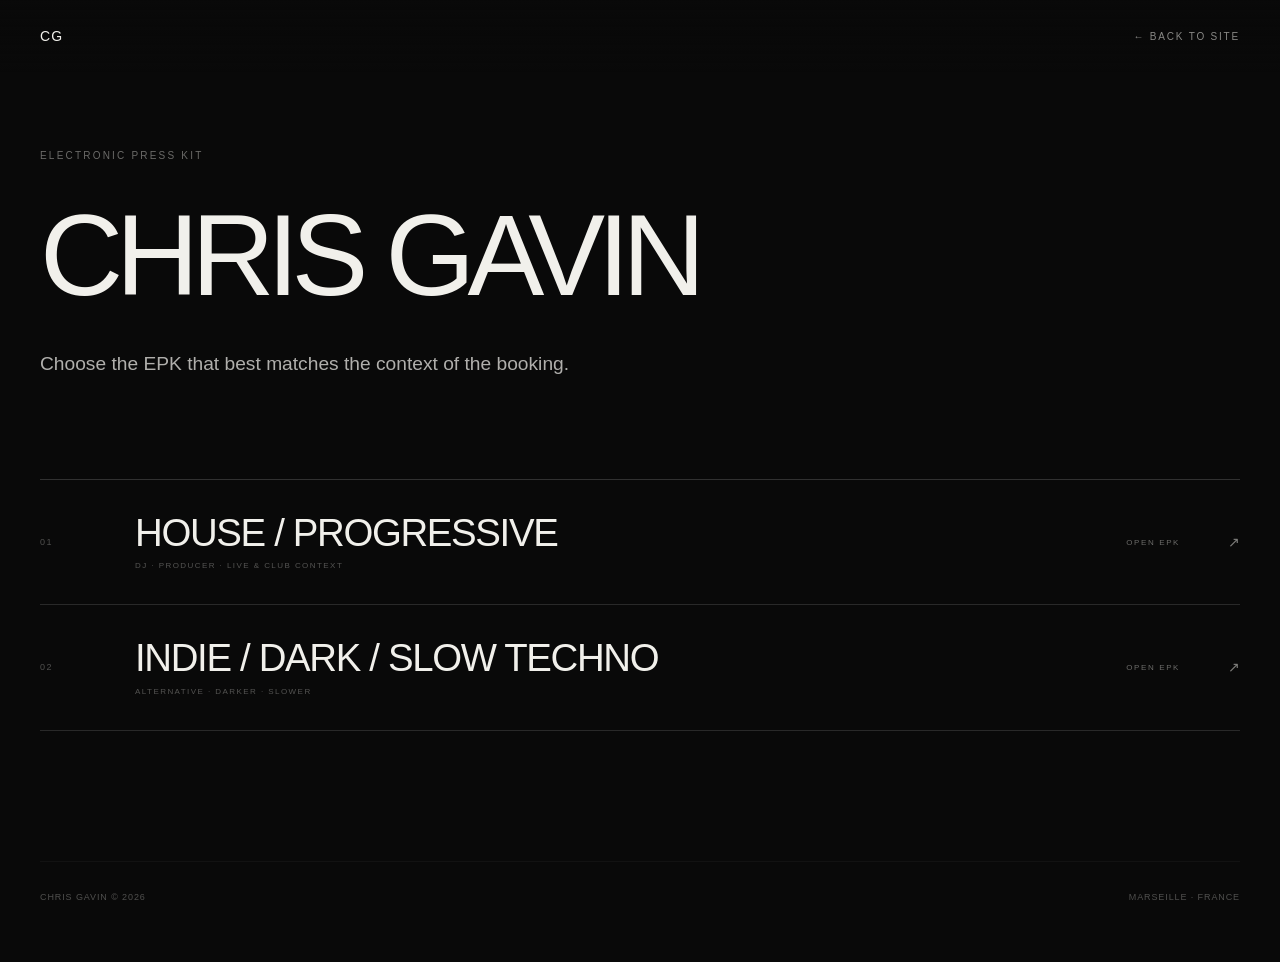
<file: epk.html>
<!DOCTYPE html>
<html lang="en">
<head>
  <meta charset="UTF-8">
  <meta name="viewport" content="width=device-width, initial-scale=1.0">

  <title>Chris Gavin — EPK</title>

  <meta
    name="description"
    content="Chris Gavin electronic press kit — House / Progressive and Indie / Dark / Slow Techno."
  >

  <meta name="robots" content="index, follow">
  <meta name="author" content="Chris Gavin">
  <meta name="theme-color" content="#090909">

  <link rel="icon" href="favicon.svg" type="image/svg+xml">
  <link rel="canonical" href="https://djchrisgavin.com/epk.html">

  <!-- OPEN GRAPH -->
  <meta property="og:type" content="website">
  <meta property="og:title" content="Chris Gavin — EPK">
  <meta
    property="og:description"
    content="Electronic press kit for Chris Gavin — DJ, producer and artistic director."
  >
  <meta property="og:url" content="https://djchrisgavin.com/epk.html">
  <meta property="og:image" content="https://djchrisgavin.com/chris-gavin-hero.jpeg">
  <meta property="og:site_name" content="Chris Gavin">

  <!-- TWITTER -->
  <meta name="twitter:card" content="summary_large_image">
  <meta name="twitter:title" content="Chris Gavin — EPK">
  <meta
    name="twitter:description"
    content="Electronic press kit for Chris Gavin — DJ, producer and artistic director."
  >
  <meta name="twitter:image" content="https://djchrisgavin.com/chris-gavin-hero.jpeg">

  <!-- GOOGLE ANALYTICS 4 -->
  <script async src="https://www.googletagmanager.com/gtag/js?id=G-D0R5PZ360J"></script>
  <script>
    window.dataLayer = window.dataLayer || [];

    function gtag() {
      dataLayer.push(arguments);
    }

    gtag('js', new Date());
    gtag('config', 'G-D0R5PZ360J');
  </script>

  <style>
    * {
      box-sizing: border-box;
    }

    html {
      scroll-behavior: smooth;
    }

    body {
      margin: 0;
      min-height: 100vh;
      background: #090909;
      color: #f1f0eb;
      font-family: Arial, Helvetica, sans-serif;
    }

    a {
      color: inherit;
      text-decoration: none;
    }

    header {
      position: fixed;
      top: 0;
      left: 0;
      width: 100%;
      padding: 28px 40px;
      display: flex;
      justify-content: space-between;
      align-items: center;
      z-index: 10;
      background:
        linear-gradient(
          to bottom,
          rgba(9,9,9,.9),
          rgba(9,9,9,0)
        );
    }

    .logo {
      font-size: 14px;
      letter-spacing: .08em;
    }

    .back {
      font-size: 10px;
      letter-spacing: .18em;
      opacity: .55;
      transition: opacity .25s ease;
    }

    .back:hover {
      opacity: 1;
    }

    main {
      padding: 150px 40px 60px;
    }

    .eyebrow {
      font-size: 10px;
      letter-spacing: .22em;
      opacity: .42;
      margin-bottom: 45px;
    }

    h1 {
      margin: 0;
      font-size: clamp(58px, 9vw, 150px);
      font-weight: 400;
      letter-spacing: -.065em;
      line-height: .86;
    }

    .intro {
      max-width: 650px;
      margin-top: 45px;
      font-size: clamp(16px,1.5vw,21px);
      line-height: 1.5;
      color: rgba(241,240,235,.72);
    }

    .epk-grid {
      max-width: 1250px;
      margin-top: 100px;
      border-top: 1px solid rgba(255,255,255,.16);
    }

    .epk-item {
      display: grid;
      grid-template-columns: 70px minmax(0,1fr) 160px 35px;
      gap: 25px;
      align-items: center;
      padding: 34px 0;
      border-bottom: 1px solid rgba(255,255,255,.13);
      transition:
        opacity .25s ease,
        transform .25s ease;
    }

    .epk-item:hover {
      opacity: .58;
      transform: translateX(3px);
    }

    .number {
      font-size: 9px;
      letter-spacing: .16em;
      opacity: .3;
    }

    .title {
      font-size: clamp(25px,3vw,44px);
      letter-spacing: -.035em;
      line-height: 1;
    }

    .sub {
      margin-top: 9px;
      font-size: 8px;
      letter-spacing: .18em;
      opacity: .32;
    }

    .action {
      text-align: right;
      font-size: 8px;
      letter-spacing: .2em;
      opacity: .42;
    }

    .arrow {
      text-align: right;
      font-size: 14px;
      opacity: .5;
      font-variant-emoji: text;
    }

    footer {
      margin-top: 130px;
      padding-top: 30px;
      border-top: 1px solid rgba(255,255,255,.12);
      display: flex;
      justify-content: space-between;
      gap: 25px;
      font-size: 9px;
      letter-spacing: .1em;
      opacity: .3;
    }

    @media (max-width: 700px) {

      header {
        padding: 22px 20px;
      }

      main {
        padding: 130px 20px 45px;
      }

      h1 {
        font-size: 19vw;
      }

      .intro {
        margin-top: 35px;
        font-size: 15px;
      }

      .epk-grid {
        margin-top: 75px;
      }

      .epk-item {
        grid-template-columns: 38px minmax(0,1fr) 22px;
        gap: 12px;
        padding: 28px 0;
      }

      .title {
        font-size: 22px;
        line-height: 1.04;
      }

      .action {
        display: none;
      }

      .arrow {
        font-size: 12px;
      }

      footer {
        margin-top: 90px;
        flex-direction: column;
      }
    }
  </style>
</head>

<body>

<header>
  <a class="logo" href="index.html">CG</a>

  <a class="back" href="index.html">
    ← BACK TO SITE
  </a>
</header>

<main>

  <div class="eyebrow">
    ELECTRONIC PRESS KIT
  </div>

  <h1>
    CHRIS GAVIN
  </h1>

  <div class="intro">
    Choose the EPK that best matches the context of the booking.
  </div>

  <div class="epk-grid">

    <a
      class="epk-item"
      href="Chris_Gavin_EPK_EN_2026.pdf"
      target="_blank"
      rel="noopener noreferrer"
      data-ga-event="click_epk_pdf"
      data-ga-label="House Progressive"
    >
      <div class="number">01</div>

      <div>
        <div class="title">
          HOUSE / PROGRESSIVE
        </div>

        <div class="sub">
          DJ · PRODUCER · LIVE & CLUB CONTEXT
        </div>
      </div>

      <div class="action">
        OPEN EPK
      </div>

      <div class="arrow">
        ↗︎
      </div>
    </a>

    <a
      class="epk-item"
      href="Chris_Gavin_EPK_2026_Indie_Dark_SlowTechno_EN.pdf"
      target="_blank"
      rel="noopener noreferrer"
      data-ga-event="click_epk_pdf"
      data-ga-label="Indie Dark Slow Techno"
    >
      <div class="number">02</div>

      <div>
        <div class="title">
          INDIE / DARK / SLOW TECHNO
        </div>

        <div class="sub">
          ALTERNATIVE · DARKER · SLOWER
        </div>
      </div>

      <div class="action">
        OPEN EPK
      </div>

      <div class="arrow">
        ↗︎
      </div>
    </a>

  </div>

  <footer>
    <span>CHRIS GAVIN © 2026</span>
    <span>MARSEILLE · FRANCE</span>
  </footer>

</main>

<!-- GA4 EPK PDF TRACKING -->
<script>
  document.addEventListener('click', function(event) {
    const link = event.target.closest('[data-ga-event]');

    if (!link) {
      return;
    }

    if (typeof gtag !== 'function') {
      return;
    }

    gtag('event', link.dataset.gaEvent, {
      item_name: link.dataset.gaLabel || '',
      link_url: link.href
    });
  });
</script>

</body>
</html>
</file>
<file: radio.css>
/* CHRIS GAVIN RADIO + MOBILE PERFORMANCE */

html {
  -webkit-text-size-adjust: 100%;
}

body {
  padding-bottom: calc(66px + env(safe-area-inset-bottom));
}

.cg-radio {
  position: fixed;
  left: 18px;
  right: 18px;
  bottom: calc(14px + env(safe-area-inset-bottom));
  z-index: 300;
  min-height: 52px;
  display: grid;
  grid-template-columns: minmax(0, 1fr) auto auto;
  align-items: center;
  gap: 10px;
  padding: 8px 8px 8px 14px;
  background: rgba(9, 9, 9, .88);
  border: 1px solid rgba(241, 240, 235, .16);
  backdrop-filter: blur(14px);
  -webkit-backdrop-filter: blur(14px);
  box-shadow: 0 8px 30px rgba(0, 0, 0, .2);
}

.cg-radio-info {
  min-width: 0;
  display: flex;
  align-items: center;
  gap: 10px;
}

.cg-radio-live {
  flex: 0 0 auto;
  display: inline-flex;
  align-items: center;
  gap: 7px;
  font-size: 8px;
  letter-spacing: .18em;
  opacity: .5;
}

.cg-radio-live::before {
  content: "";
  width: 5px;
  height: 5px;
  border-radius: 50%;
  background: #a42018;
  box-shadow: 0 0 0 0 rgba(164, 32, 24, .45);
  animation: cgRadioPulse 2.1s ease-out infinite;
}

.cg-radio-track-wrap {
  min-width: 0;
  display: flex;
  align-items: baseline;
  gap: 8px;
}

.cg-radio-track {
  min-width: 0;
  max-width: min(52vw, 560px);
  overflow: hidden;
  text-overflow: ellipsis;
  white-space: nowrap;
  font-size: 11px;
  font-weight: 600;
  letter-spacing: .1em;
  opacity: 1;
}

.cg-radio-source {
  flex: 0 0 auto;
  font-size: 7px;
  letter-spacing: .14em;
  opacity: .35;
}

.cg-radio-source:hover {
  opacity: .75;
}

.cg-radio-button {
  min-width: 44px;
  height: 38px;
  display: inline-flex;
  align-items: center;
  justify-content: center;
  padding: 0 12px;
  border: 0;
  border-left: 1px solid rgba(241, 240, 235, .12);
  background: transparent;
  color: #f1f0eb;
  font: inherit;
  font-size: 10px;
  letter-spacing: .14em;
  cursor: pointer;
  touch-action: manipulation;
  -webkit-tap-highlight-color: transparent;
}

.cg-radio-button:hover,
.cg-radio-button:focus-visible {
  background: rgba(241, 240, 235, .07);
  outline: none;
}

.cg-radio-button[data-role="toggle"] {
  min-width: 72px;
}

.cg-radio-frame {
  position: fixed;
  width: 1px;
  height: 1px;
  left: -9999px;
  bottom: 0;
  border: 0;
  opacity: .001;
  pointer-events: none;
}

@keyframes cgRadioPulse {
  0% { box-shadow: 0 0 0 0 rgba(164, 32, 24, .45); }
  70% { box-shadow: 0 0 0 6px rgba(164, 32, 24, 0); }
  100% { box-shadow: 0 0 0 0 rgba(164, 32, 24, 0); }
}

@media (max-width: 700px) {
  body {
    padding-bottom: calc(66px + env(safe-area-inset-bottom));
  }

  .hero {
    min-height: 100svh;
    min-height: 100dvh;
  }

  header {
    padding-top: calc(18px + env(safe-area-inset-top));
  }

  nav {
    max-width: calc(100vw - 58px);
    overflow-x: auto;
    scrollbar-width: none;
    -webkit-overflow-scrolling: touch;
  }

  nav::-webkit-scrollbar {
    display: none;
  }

  .cg-radio {
    left: 8px;
    right: 8px;
    bottom: calc(7px + env(safe-area-inset-bottom));
    min-height: 54px;
    grid-template-columns: minmax(0, 1fr) 54px 54px;
    gap: 0;
    padding: 6px 0 6px 11px;
    border-color: rgba(241, 240, 235, .2);
  }

  .cg-radio-info {
    min-width: 0;
    display: block;
    padding-right: 8px;
  }

  .cg-radio-live {
    display: flex;
    margin-bottom: 4px;
    font-size: 7px;
    letter-spacing: .12em;
  }

  .cg-radio-track-wrap {
    display: block;
    min-width: 0;
  }

  .cg-radio-track {
    display: block;
    max-width: 100%;
    font-size: 10px;
    font-weight: 600;
    line-height: 1.15;
    letter-spacing: .055em;
    overflow: hidden;
    text-overflow: ellipsis;
    white-space: nowrap;
  }

  .cg-radio-source {
    display: none;
  }

  .cg-radio-button,
  .cg-radio-button[data-role="toggle"] {
    width: 54px;
    min-width: 54px;
    height: 44px;
    padding: 0;
    font-size: 9px;
  }
}

@media (prefers-reduced-motion: reduce) {
  .cg-radio-live::before {
    animation: none;
  }
}
</file>
